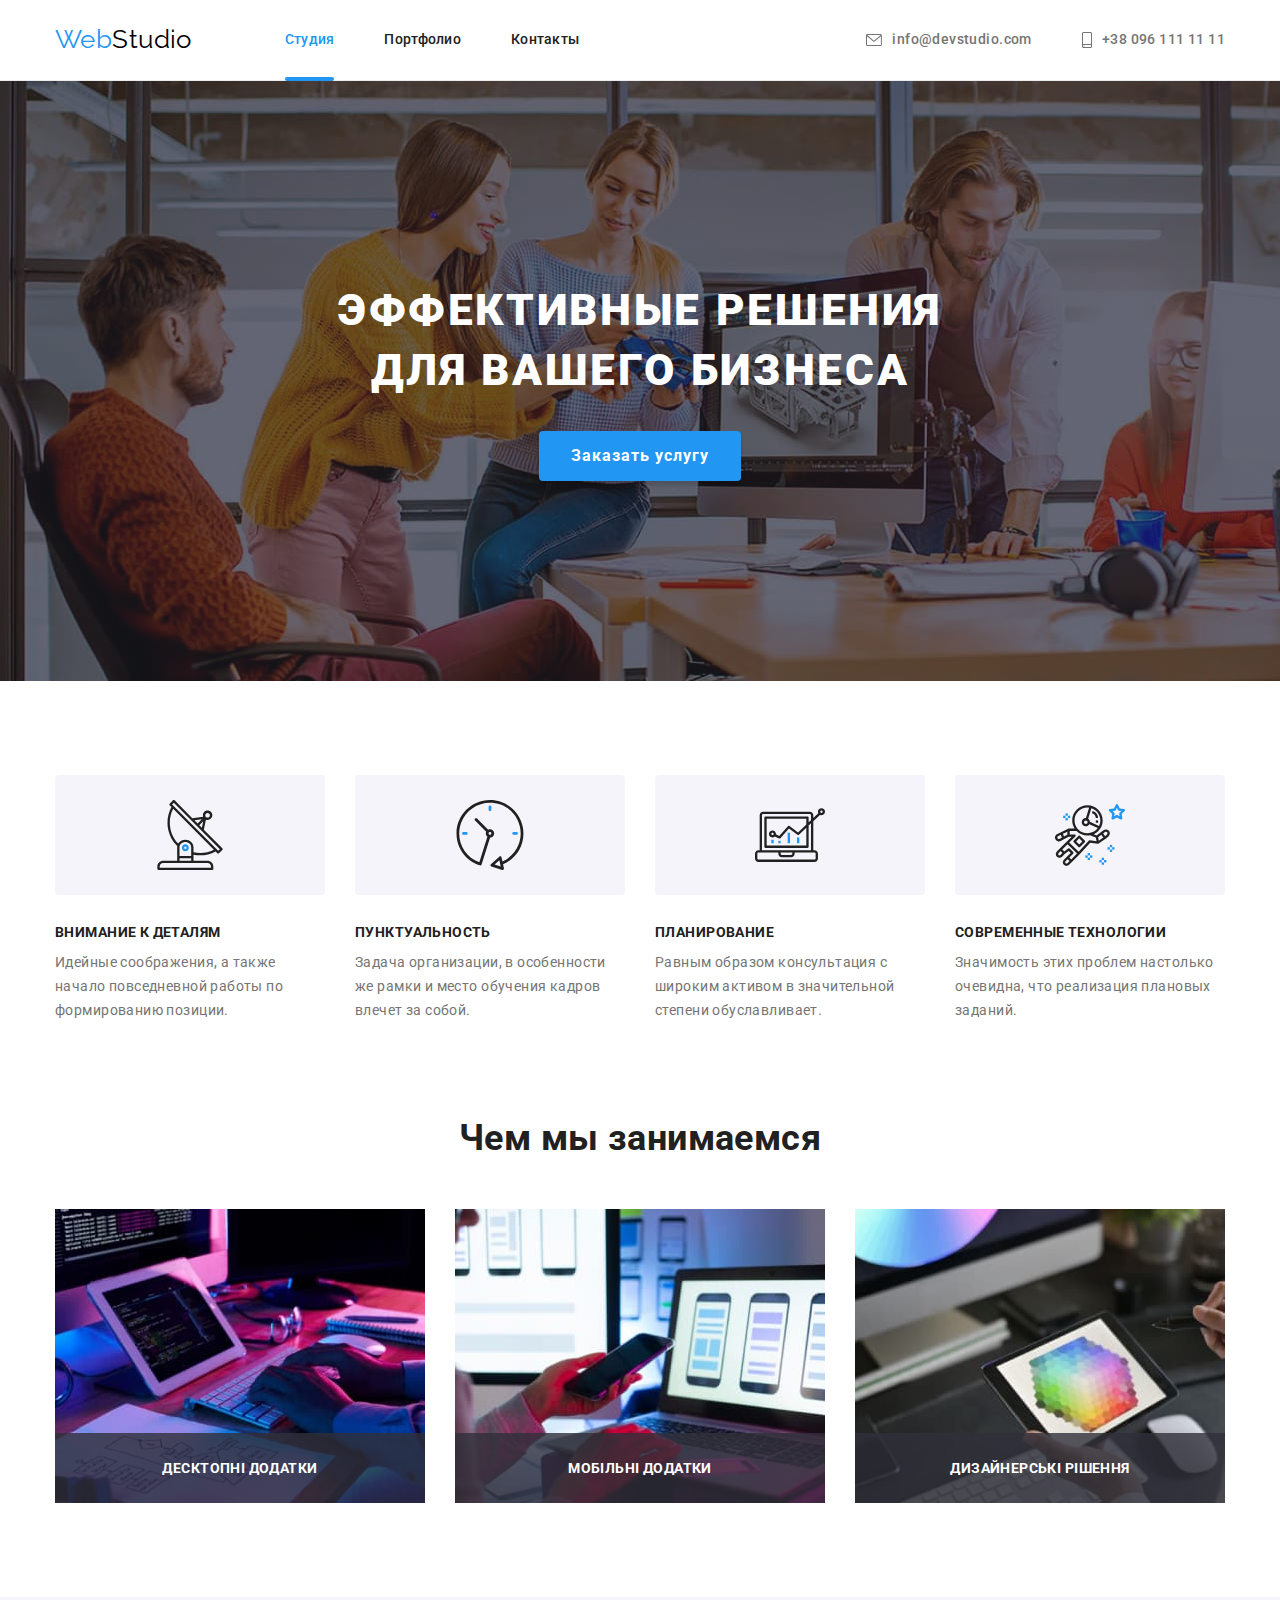
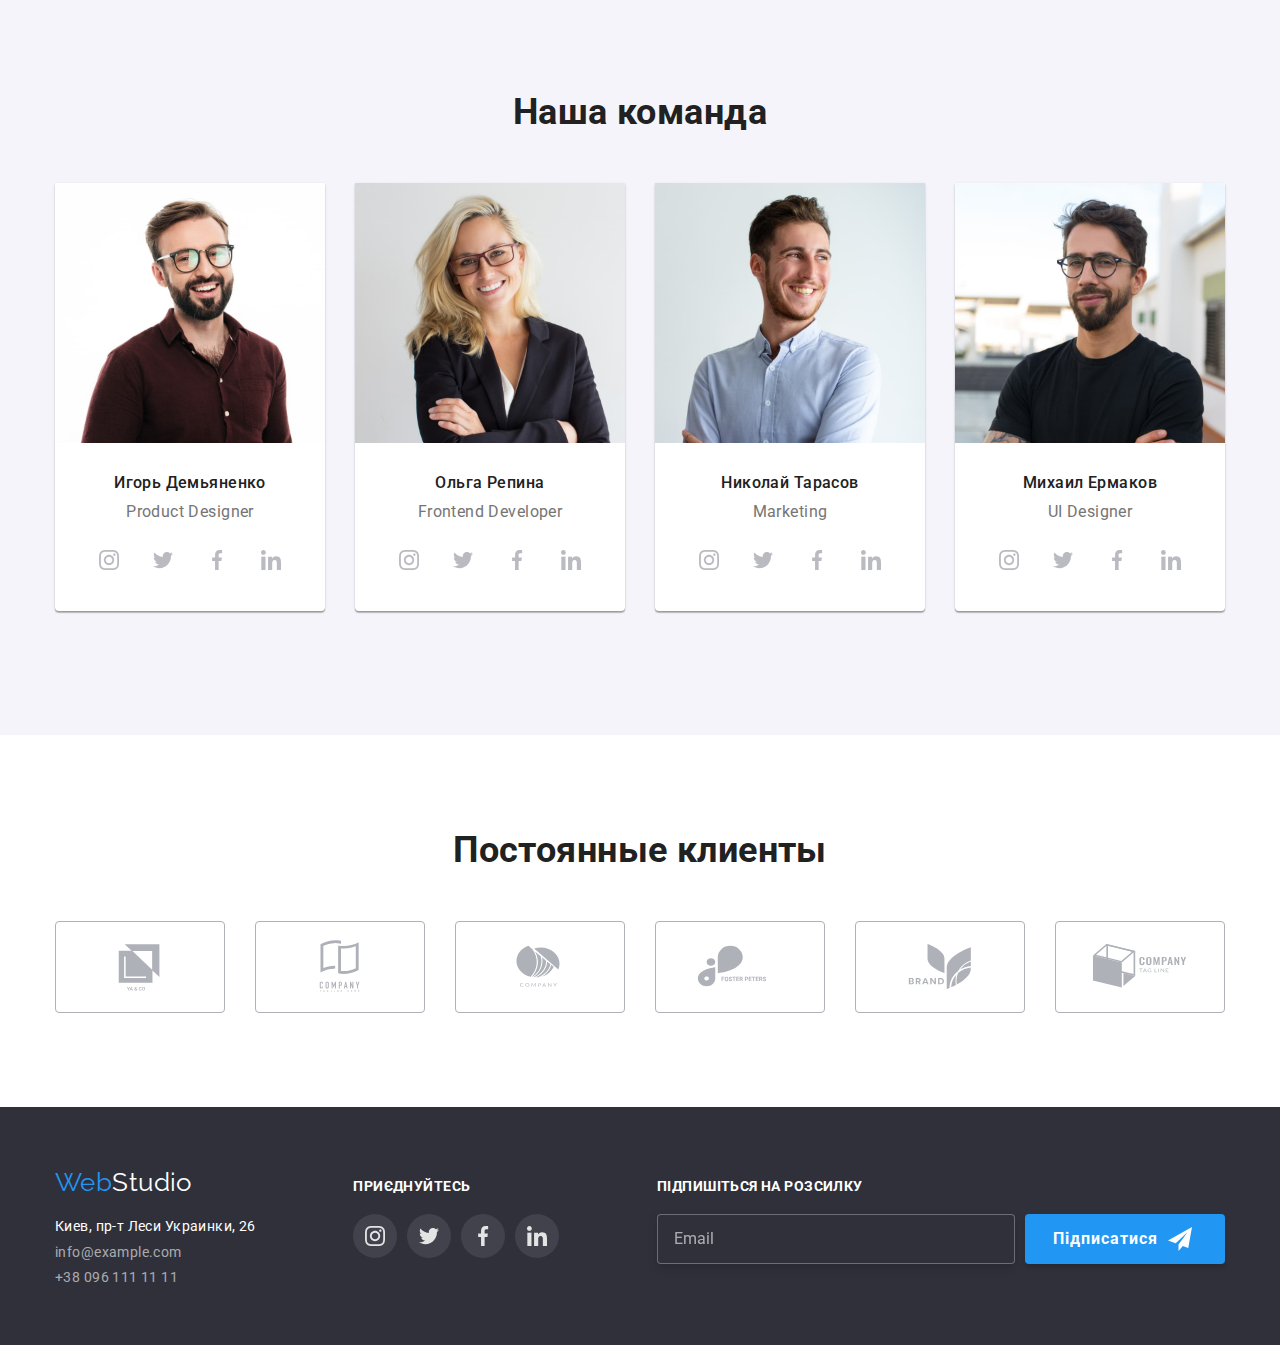
<file: index.html>
<!DOCTYPE html>
<html lang="en">
  <head>
    <meta charset="UTF-8" />
    <meta http-equiv="X-UA-Compatible" content="IE=edge" />
    <meta name="viewport" content="width=device-width, initial-scale=1.0" />
    <title>WebStudio</title>
    <link rel="preconnect" href="https://fonts.googleapis.com" />
    <link rel="preconnect" href="https://fonts.gstatic.com" crossorigin />
    <link
      href="https://fonts.googleapis.com/css2?family=Raleway:wght@700&family=Roboto:wght@400;500;700;900&display=swap"
      rel="stylesheet"
    />
    <link
      rel="stylesheet"
      href="https://cdn.jsdelivr.net/npm/modern-normalize@1.1.0/modern-normalize.min.css"
    />
    <link rel="stylesheet" href="./css/styles.css" />
  </head>

  <body>
    <!-- Header -->
    <header class="page-header">
      <div class="container header-container">
        <nav class="page-nav">
          <a class="logo" href="./index.html">Web<span class="logo-part-header">Studio</span></a>
          <!-- Навигация -->
          <ul class="menu">
            <li class="menu-item">
              <a class="menu-link current" href="./index.html">Студия</a>
            </li>
            <li class="menu-item">
              <a class="menu-link" href="./portfolio.html">Портфолио</a>
            </li>
            <li class="menu-item">
              <a class="menu-link" href="">Контакты</a>
            </li>
          </ul>
        </nav>

        <!-- Контакты -->
        <ul class="contacts">
          <li class="email">
            <a class="mail" href="mailto:info@devstudio.com"
              >info@devstudio.com
              <svg class="mail-icon" width="16" height="12">
                <use href="./images/icons.svg#mail"></use>
              </svg>
            </a>
          </li>
          <li class="phone">
            <a class="phone-number" href="tel:+380961111111"
              >+38 096 111 11 11
              <svg class="phone-icon" width="10" height="16">
                <use href="./images/icons.svg#smartphone"></use>
              </svg>
            </a>
          </li>
        </ul>
      </div>
    </header>

    <main>
      <!-- HERO -->
      <section class="hero section">
        <div class="container">
          <h1 class="hero-title">Эффективные решения для вашего бизнеса</h1>
          <button class="modal-btn" type="button" data-modal-open>Заказать услугу</button>
        </div>
      </section>

      <!-- Особенности -->

      <section class="futures section">
        <div class="container">
          <h2 class="futures-h visually-hidden">Наш подход к работе</h2>
          <ul class="futures-list">
            <li class="futures-section-item">
              <div class="futures-element">
                <svg class="futures-icon" width="70" height="70">
                  <use href="./images/icons.svg#antenna"></use>
                </svg>
              </div>
              <h3 class="future-title">Внимание к деталям</h3>
              <p class="future-text">
                Идейные соображения, а также начало повседневной работы по формированию позиции.
              </p>
            </li>
            <li class="futures-section-item">
              <div class="futures-element">
                <svg class="futures-icon" width="70" height="70">
                  <use href="./images/icons.svg#clock"></use>
                </svg>
              </div>
              <h3 class="future-title">Пунктуальность</h3>
              <p class="future-text">
                Задача организации, в особенности же рамки и место обучения кадров влечет за собой.
              </p>
            </li>
            <li class="futures-section-item">
              <div class="futures-element">
                <svg class="futures-icon" width="70" height="70">
                  <use href="./images/icons.svg#diagram"></use>
                </svg>
              </div>
              <h3 class="future-title">Планирование</h3>
              <p class="future-text">
                Равным образом консультация с широким активом в значительной степени обуславливает.
              </p>
            </li>
            <li class="futures-section-item">
              <div class="futures-element">
                <svg class="futures-icon" width="70" height="70">
                  <use href="./images/icons.svg#astronaut"></use>
                </svg>
              </div>
              <h3 class="future-title">Современные технологии</h3>
              <p class="future-text">
                Значимость этих проблем настолько очевидна, что реализация плановых заданий.
              </p>
            </li>
          </ul>
        </div>
      </section>
      <!-- Работы -->
      <section class="works section">
        <div class="container">
          <h2 class="section-title">Чем мы занимаемся</h2>
          <ul class="work-list">
            <li class="work-img">
              <div class="product-wrapper">
                <img src="./images/box1.jpg" alt="PC" width="370" />
                <div class="work-title-wrapper">
                  <p class="work-title">Десктопні додатки</p>
                </div>
              </div>
            </li>
            <li class="work-img">
              <div class="product-wrapper">
                <img src="./images/box2.jpg" alt="Smartphone" width="370" />
                <div class="work-title-wrapper">
                  <p class="work-title">Мобільні додатки</p>
                </div>
              </div>
            </li>
            <li class="work-img">
              <div class="product-wrapper">
                <img src="./images/box3.jpg" alt="Pocket" width="370" />
                <div class="work-title-wrapper">
                  <p class="work-title">Дизайнерські рішення</p>
                </div>
              </div>
            </li>
          </ul>
        </div>
      </section>
      <!-- Команда -->
      <section class="team section">
        <div class="container">
          <h2 class="section-title">Наша команда</h2>
          <ul class="team-peoples">
            <li class="team-member">
              <img src="./images/img.jpg" alt="Игорь Демьяненко" width="270" />
              <div class="team-people-info">
                <h3 class="team-name">Игорь Демьяненко</h3>
                <p class="team-position">Product Designer</p>
                <ul class="social-list">
                  <li class="social-list-item">
                    <a href="" class="social-list-link">
                      <svg class="social-list-icon" width="20" height="20">
                        <use href="./images/icons.svg#instagram"></use>
                      </svg>
                    </a>
                  </li>
                  <li class="social-list-item">
                    <a href="" class="social-list-link">
                      <svg class="social-list-icon" width="20" height="20">
                        <use href="./images/icons.svg#twitter"></use>
                      </svg>
                    </a>
                  </li>
                  <li class="social-list-item">
                    <a href="" class="social-list-link">
                      <svg class="social-list-icon" width="20" height="20">
                        <use href="./images/icons.svg#facebook"></use>
                      </svg>
                    </a>
                  </li>
                  <li class="social-list-item">
                    <a href="" class="social-list-link">
                      <svg class="social-list-icon" width="20" height="20">
                        <use href="./images/icons.svg#linkedin"></use>
                      </svg>
                    </a>
                  </li>
                </ul>
              </div>
            </li>
            <li class="team-member">
              <img src="./images/img1.jpg" alt="Ольга Репина" width="270" />
              <div class="team-people-info">
                <h3 class="team-name">Ольга Репина</h3>
                <p class="team-position">Frontend Developer</p>
                <ul class="social-list">
                  <li class="social-list-item">
                    <a href="" class="social-list-link">
                      <svg class="social-list-icon" width="20" height="20">
                        <use href="./images/icons.svg#instagram"></use>
                      </svg>
                    </a>
                  </li>
                  <li class="social-list-item">
                    <a href="" class="social-list-link">
                      <svg class="social-list-icon" width="20" height="20">
                        <use href="./images/icons.svg#twitter"></use>
                      </svg>
                    </a>
                  </li>
                  <li class="social-list-item">
                    <a href="" class="social-list-link">
                      <svg class="social-list-icon" width="20" height="20">
                        <use href="./images/icons.svg#facebook"></use>
                      </svg>
                    </a>
                  </li>
                  <li class="social-list-item">
                    <a href="" class="social-list-link">
                      <svg class="social-list-icon" width="20" height="20">
                        <use href="./images/icons.svg#linkedin"></use>
                      </svg>
                    </a>
                  </li>
                </ul>
              </div>
            </li>
            <li class="team-member">
              <img src="./images/img2.jpg" alt="Николай Тарасов" width="270" />
              <h3 class="team-name">Николай Тарасов</h3>
              <p class="team-position">Marketing</p>
              <ul class="social-list">
                <li class="social-list-item">
                  <a href="" class="social-list-link">
                    <svg class="social-list-icon" width="20" height="20">
                      <use href="./images/icons.svg#instagram"></use>
                    </svg>
                  </a>
                </li>
                <li class="social-list-item">
                  <a href="" class="social-list-link">
                    <svg class="social-list-icon" width="20" height="20">
                      <use href="./images/icons.svg#twitter"></use>
                    </svg>
                  </a>
                </li>
                <li class="social-list-item">
                  <a href="" class="social-list-link">
                    <svg class="social-list-icon" width="20" height="20">
                      <use href="./images/icons.svg#facebook"></use>
                    </svg>
                  </a>
                </li>
                <li class="social-list-item">
                  <a href="" class="social-list-link">
                    <svg class="social-list-icon" width="20" height="20">
                      <use href="./images/icons.svg#linkedin"></use>
                    </svg>
                  </a>
                </li>
              </ul>
            </li>
            <li class="team-member">
              <img src="./images/img3.jpg" alt="Михаил Ермаков" width="270" />
              <h3 class="team-name">Михаил Ермаков</h3>
              <p class="team-position">UI Designer</p>
              <ul class="social-list">
                <li class="social-list-item">
                  <a href="" class="social-list-link">
                    <svg class="social-list-icon" width="20" height="20">
                      <use href="./images/icons.svg#instagram"></use>
                    </svg>
                  </a>
                </li>
                <li class="social-list-item">
                  <a href="" class="social-list-link">
                    <svg class="social-list-icon" width="20" height="20">
                      <use href="./images/icons.svg#twitter"></use>
                    </svg>
                  </a>
                </li>
                <li class="social-list-item">
                  <a href="" class="social-list-link">
                    <svg class="social-list-icon" width="20" height="20">
                      <use href="./images/icons.svg#facebook"></use>
                    </svg>
                  </a>
                </li>
                <li class="social-list-item">
                  <a href="" class="social-list-link">
                    <svg class="social-list-icon" width="20" height="20">
                      <use href="./images/icons.svg#linkedin"></use>
                    </svg>
                  </a>
                </li>
              </ul>
            </li>
          </ul>
        </div>
      </section>
      <!-- Regular Customers -->
      <section class="regular-customers section">
        <div class="container">
          <h2 class="section-title">Постоянные клиенты</h2>
          <ul class="customers-list">
            <li class="customers-list-item">
              <a href="" class="customers-list-link">
                <svg class="customers-list-icon" width="106" height="60">
                  <use href="./images/icons.svg#Logo"></use>
                </svg>
              </a>
            </li>
            <li class="customers-list-item">
              <a href="" class="customers-list-link">
                <svg class="customers-list-icon" width="106" height="60">
                  <use href="./images/icons.svg#Logo-1"></use>
                </svg>
              </a>
            </li>
            <li class="customers-list-item">
              <a href="" class="customers-list-link">
                <svg class="customers-list-icon" width="106" height="60">
                  <use href="./images/icons.svg#Logo-2"></use>
                </svg>
              </a>
            </li>
            <li class="customers-list-item">
              <a href="" class="customers-list-link">
                <svg class="customers-list-icon" width="106" height="60">
                  <use href="./images/icons.svg#Logo-3"></use>
                </svg>
              </a>
            </li>
            <li class="customers-list-item">
              <a href="" class="customers-list-link">
                <svg class="customers-list-icon" width="106" height="60">
                  <use href="./images/icons.svg#Logo-4"></use>
                </svg>
              </a>
            </li>
            <li class="customers-list-item">
              <a href="" class="customers-list-link">
                <svg class="customers-list-icon" width="106" height="60">
                  <use href="./images/icons.svg#Logo-5"></use>
                </svg>
              </a>
            </li>
          </ul>
        </div>
      </section>
    </main>

    <!-- Footer -->
    <footer class="footer">
      <div class="footer-info container">
        <div class="footer-left-side">
          <a class="logo-footer" href="./index.html"
            >Web<span class="logo-part-footer">Studio</span></a
          >

          <ul class="contacts-footer">
            <li class="footer-adress">
              <a class="post-address" href="">Киев, пр-т Леси Украинки, 26</a>
            </li>
            <li class="footer-adress">
              <a class="mail-footer" href="mailto:info@example.com">info@example.com</a>
            </li>
            <li><a class="phone-number-footer" href="tel:+380961111111">+38 096 111 11 11</a></li>
          </ul>
        </div>
        <div class="footer-right-side">
          <p class="invitation">приєднуйтесь</p>
          <ul class="social-list-footer">
            <li class="footer-social-item">
              <a href="" class="footer-social-link">
                <svg class="footer-social-icon" width="20" height="20">
                  <use href="./images/icons.svg#instagram"></use>
                </svg>
              </a>
            </li>
            <li class="footer-social-item">
              <a href="" class="footer-social-link">
                <svg class="footer-social-icon" width="20" height="20">
                  <use href="./images/icons.svg#twitter"></use>
                </svg>
              </a>
            </li>
            <li class="footer-social-item">
              <a href="" class="footer-social-link">
                <svg class="footer-social-icon" width="20" height="20">
                  <use href="./images/icons.svg#facebook"></use>
                </svg>
              </a>
            </li>
            <li class="footer-social-item">
              <a href="" class="footer-social-link">
                <svg class="footer-social-icon" width="20" height="20">
                  <use href="./images/icons.svg#linkedin"></use>
                </svg>
              </a>
            </li>
          </ul>
        </div>
        <div class="footer-form">
          <p class="invitation">Підпишіться на розсилку</p>
          <form class="modal-form-footer">
            <label class="modal-form-field-footer">
              <input type="email" name="user_mail" class="modal-form-mail" placeholder="Email" />
            </label>
            <button type="submit" class="footer-button">
              Підписатися
              <svg class="send-mail-icon" width="24" height="24">
                <use href="./images/icons.svg#icon-send"></use>
              </svg>
            </button>
          </form>
        </div>
      </div>
    </footer>

    <div class="backdrop is-hidden" data-modal>
      <div class="modal">
        <button type="button" class="modal-close-btn" data-modal-close>
          <svg class="modal-close-btn-icon" width="18" height="18">
            <use href="./images/icons.svg#close-modal"></use>
          </svg>
        </button>
        <p class="form-title">Залиште свої дані, ми вам передзвонимо</p>
        <form class="modal-form">
          <label class="modal-form-field">
            <span class="modal-form-input-desc">Ім'я</span>
            <span class="modal-form-input-wrapper">
              <input
                type="text"
                name="user_name"
                class="modal-form-input"
                required
                pattern="^[a-zA-Zа-яА-Я]+$"
                minlength="2"
              />
              <svg class="modal-form-input-icon">
                <use href="./images/icons.svg#icon-name"></use>
              </svg>
            </span>
          </label>
          <label class="modal-form-field">
            <span class="modal-form-input-desc">Телефон</span>
            <span class="modal-form-input-wrapper">
              <input
                type="tel"
                name="user_phone"
                class="modal-form-input"
                required
                pattern="[0-9]{3}-[0-9]{3}-[0-9]{2}-[0-9]{2}"
                title="xxx-xxx-xx-xx"
              />
              <svg class="modal-form-input-icon">
                <use href="./images/icons.svg#icon-phone"></use>
              </svg>
            </span>
          </label>
          <label class="modal-form-field">
            <span class="modal-form-input-desc">Пошта</span>
            <span class="modal-form-input-wrapper">
              <input type="email" name="user_mail" class="modal-form-input" required />
              <svg class="modal-form-input-icon">
                <use href="./images/icons.svg#icon-email"></use>
              </svg>
            </span>
          </label>
          <label class="modal-form-field-text">
            <span class="modal-form-input-desc">Коментар</span>
            <textarea
              name="user_message"
              class="modal-form-message"
              placeholder="Введіть текст"
            ></textarea>
          </label>
          <input
            id="user-policy"
            type="checkbox"
            name="user_policy"
            class="modal-form-chek visually-hidden"
          />
          <label for="user-policy" class="modal-form-chek-desc">
            Погоджуюся з розсилкою та приймаю&nbsp;<a href="">Умови договору</a>
          </label>
          <button type="submit" class="modal-form-submit">Відправити</button>
        </form>
      </div>
    </div>

    <script src="./js/modal.js"></script>
  </body>
</html>
</file>
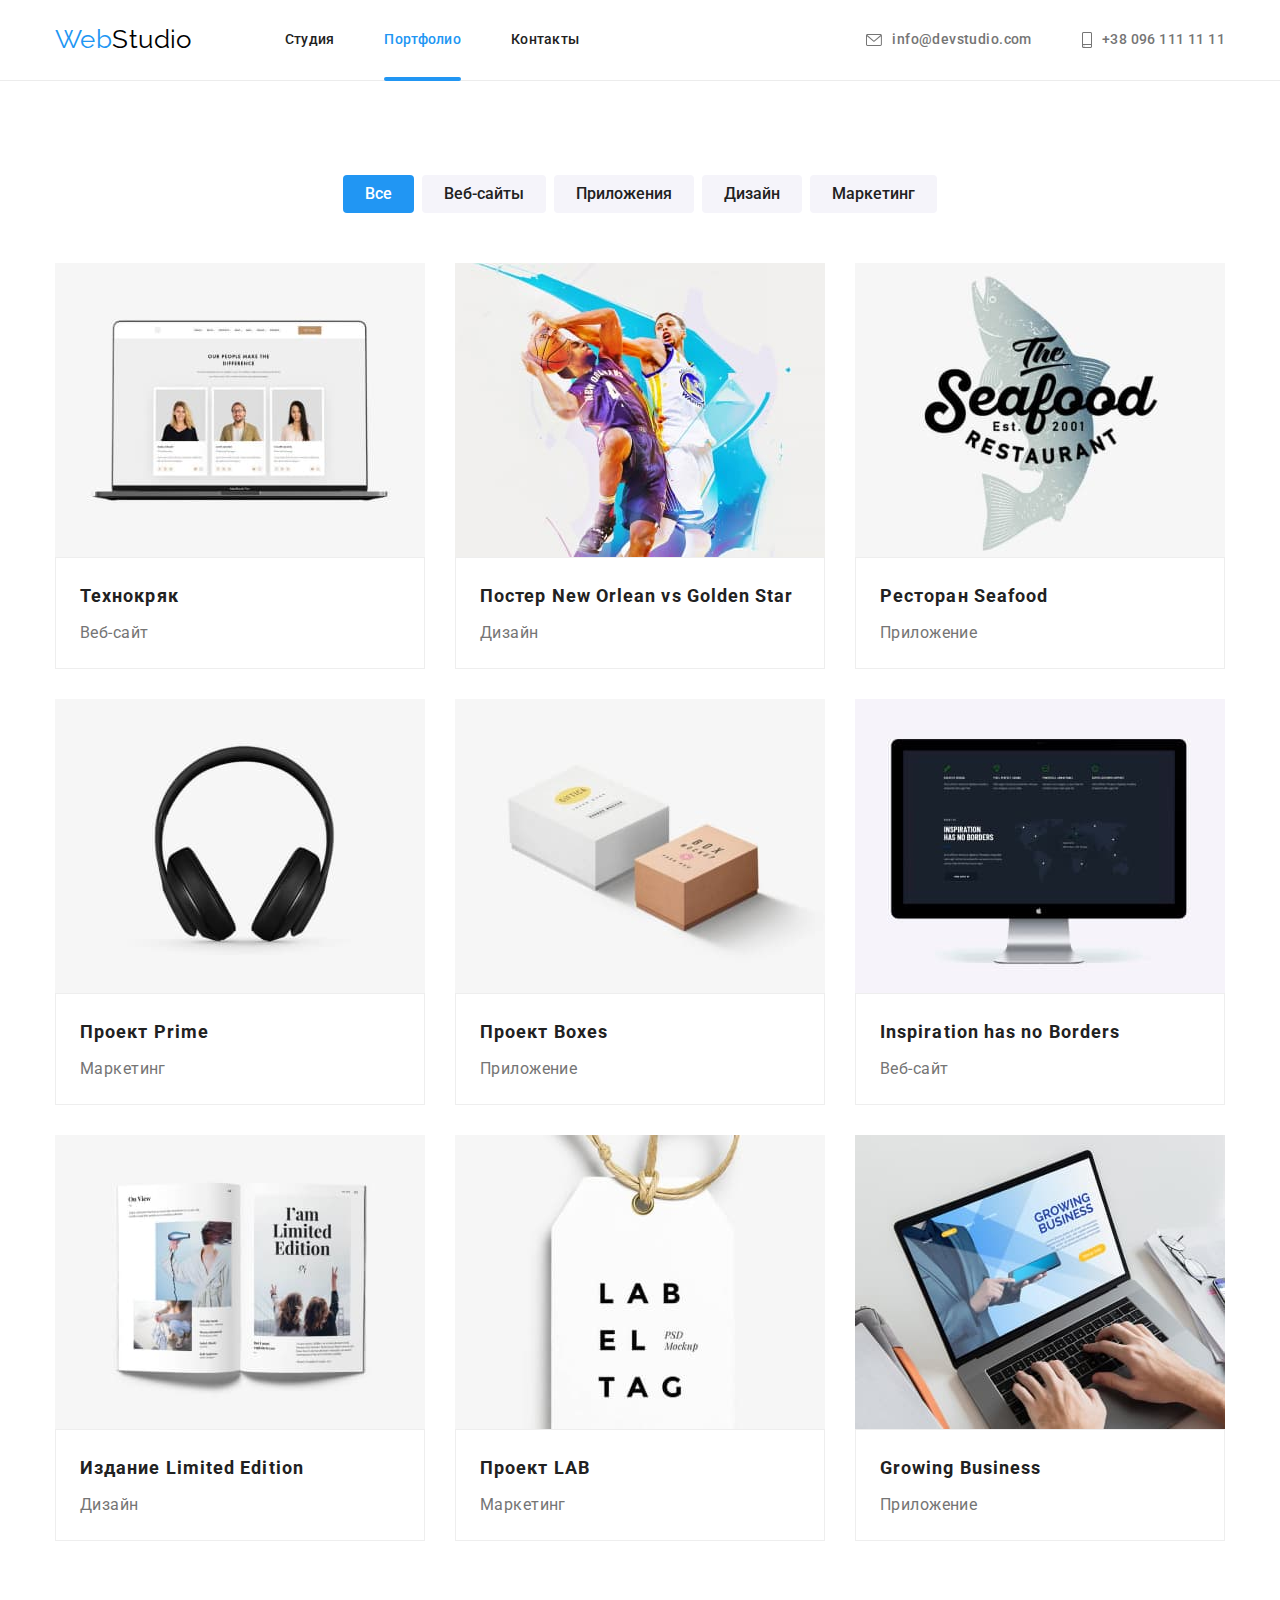
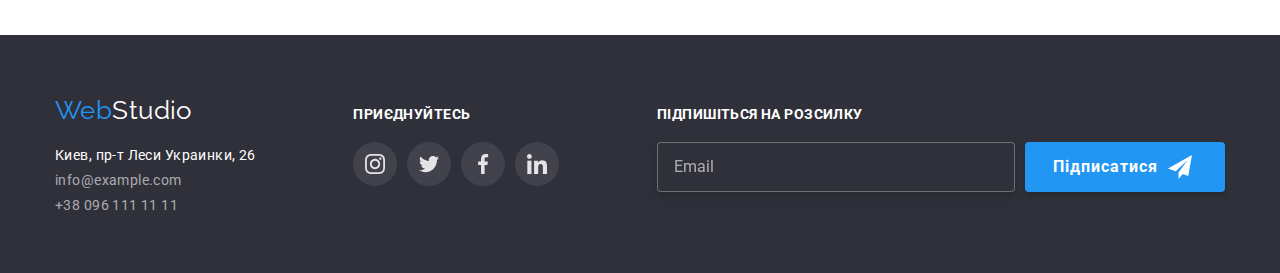
<file: portfolio.html>
<!DOCTYPE html>
<html lang="en">
  <head>
    <meta charset="UTF-8" />
    <meta http-equiv="X-UA-Compatible" content="IE=edge" />
    <meta name="viewport" content="width=device-width, initial-scale=1.0" />
    <title>Portfolio</title>
    <link rel="preconnect" href="https://fonts.googleapis.com" />
    <link rel="preconnect" href="https://fonts.gstatic.com" crossorigin />
    <link
      href="https://fonts.googleapis.com/css2?family=Raleway:wght@700&family=Roboto:wght@400;500;700;900&display=swap"
      rel="stylesheet"
    />
    <link
      rel="stylesheet"
      href="https://cdn.jsdelivr.net/npm/modern-normalize@1.1.0/modern-normalize.min.css"
    />
    <link rel="stylesheet" href="./css/styles.css" />
  </head>
  <body>
    <!-- Header -->
    <header class="page-header">
      <div class="container header-container">
        <nav class="page-nav">
          <a class="logo" href="./index.html">Web<span class="logo-part-header">Studio</span></a>
          <!-- Навигация -->
          <ul class="menu">
            <li class="menu-item">
              <a class="menu-link" href="./index.html">Студия</a>
            </li>
            <li class="menu-item">
              <a class="menu-link current" href="./portfolio.html">Портфолио</a>
            </li>
            <li class="menu-item">
              <a class="menu-link" href="">Контакты</a>
            </li>
          </ul>
        </nav>

        <!-- Контакты -->
        <ul class="contacts">
          <li class="email">
            <a class="mail" href="mailto:info@devstudio.com"
              >info@devstudio.com
              <svg class="mail-icon" width="16" height="12">
                <use href="./images/icons.svg#mail"></use>
              </svg>
            </a>
          </li>
          <li class="phone">
            <a class="phone-number" href="tel:+380961111111"
              >+38 096 111 11 11
              <svg class="phone-icon" width="10" height="16">
                <use href="./images/icons.svg#smartphone"></use>
              </svg>
            </a>
          </li>
        </ul>
      </div>
    </header>
    <!-- MAIN -->
    <main>
      <!-- Кнопки фільтрації -->
      <section class="projects section">
        <div class="container">
          <h1 class="visually-hidden">Наши работы</h1>
          <ul class="filter-button">
            <li><button class="filter-btn active" type="button">Все</button></li>
            <li><button class="filter-btn" type="button">Веб-сайты</button></li>
            <li><button class="filter-btn" type="button">Приложения</button></li>
            <li><button class="filter-btn" type="button">Дизайн</button></li>
            <li><button class="filter-btn" type="button">Маркетинг</button></li>
          </ul>

          <!-- Проекти студії -->
          <ul class="all-projects">
            <li class="project-card">
              <a href="" class="project-card-link">
                <div class="project-card-img-wrapper">
                  <img src="./images/pr1.jpg" alt="Технокряк" width="370" />
                  <p class="overlay">
                    Ресурс пропонує комплексні пропозиції з різним рівнем функціоналу та сервісів.
                    Все це дозволить відвідувачу отримати вичерпні відомості про компанію чи
                    приватну особу.
                  </p>
                </div>

                <div class="project-card-title">
                  <h2 class="project-title">Технокряк</h2>
                  <p class="project-description">Веб-сайт</p>
                </div>
              </a>
            </li>

            <li class="project-card">
              <a href="" class="project-card-link">
                <div class="project-card-img-wrapper">
                  <img src="./images/pr2.jpg" alt="New Orlean vs Golden Star" width="370" />
                  <p class="overlay">
                    Ресурс пропонує комплексні пропозиції з різним рівнем функціоналу та сервісів.
                    Все це дозволить відвідувачу отримати вичерпні відомості про компанію чи
                    приватну особу.
                  </p>
                </div>
                <div class="project-card-title">
                  <h2 class="project-title">Постер New Orlean vs Golden Star</h2>
                  <p class="project-description">Дизайн</p>
                </div>
              </a>
            </li>
            <li class="project-card">
              <a href="" class="project-card-link">
                <div class="project-card-img-wrapper">
                  <img src="./images/pr3.jpg" alt="Seafood" width="370" />
                  <p class="overlay">
                    Ресурс пропонує комплексні пропозиції з різним рівнем функціоналу та сервісів.
                    Все це дозволить відвідувачу отримати вичерпні відомості про компанію чи
                    приватну особу.
                  </p>
                </div>
                <div class="project-card-title">
                  <h2 class="project-title">Ресторан Seafood</h2>
                  <p class="project-description">Приложение</p>
                </div>
              </a>
            </li>
            <li class="project-card">
              <a href="" class="project-card-link">
                <div class="project-card-img-wrapper">
                  <img src="./images/pr4.jpg" alt="Prime" width="370" />
                  <p class="overlay">
                    Ресурс пропонує комплексні пропозиції з різним рівнем функціоналу та сервісів.
                    Все це дозволить відвідувачу отримати вичерпні відомості про компанію чи
                    приватну особу.
                  </p>
                </div>
                <div class="project-card-title">
                  <h2 class="project-title">Проект Prime</h2>
                  <p class="project-description">Маркетинг</p>
                </div>
              </a>
            </li>
            <li class="project-card">
              <a href="" class="project-card-link">
                <div class="project-card-img-wrapper">
                  <img src="./images/pr5.jpg" alt="Boxes" width="370" />
                  <p class="overlay">
                    Ресурс пропонує комплексні пропозиції з різним рівнем функціоналу та сервісів.
                    Все це дозволить відвідувачу отримати вичерпні відомості про компанію чи
                    приватну особу.
                  </p>
                </div>
                <div class="project-card-title">
                  <h2 class="project-title">Проект Boxes</h2>
                  <p class="project-description">Приложение</p>
                </div>
              </a>
            </li>
            <li class="project-card">
              <a href="" class="project-card-link">
                <div class="project-card-img-wrapper">
                  <img src="./images/pr6.jpg" alt="Borders" width="370" />
                  <p class="overlay">
                    Ресурс пропонує комплексні пропозиції з різним рівнем функціоналу та сервісів.
                    Все це дозволить відвідувачу отримати вичерпні відомості про компанію чи
                    приватну особу.
                  </p>
                </div>
                <div class="project-card-title">
                  <h2 class="project-title">Inspiration has no Borders</h2>
                  <p class="project-description">Веб-сайт</p>
                </div>
              </a>
            </li>
            <li class="project-card">
              <a href="" class="project-card-link">
                <div class="project-card-img-wrapper">
                  <img src="./images/pr7.jpg" alt="Издание" width="370" />
                  <p class="overlay">
                    Ресурс пропонує комплексні пропозиції з різним рівнем функціоналу та сервісів.
                    Все це дозволить відвідувачу отримати вичерпні відомості про компанію чи
                    приватну особу.
                  </p>
                </div>
                <div class="project-card-title">
                  <h2 class="project-title">Издание Limited Edition</h2>
                  <p class="project-description">Дизайн</p>
                </div>
              </a>
            </li>
            <li class="project-card">
              <a href="" class="project-card-link">
                <div class="project-card-img-wrapper">
                  <img src="./images/pr8.jpg" alt="LAB" width="370" />
                  <p class="overlay">
                    Ресурс пропонує комплексні пропозиції з різним рівнем функціоналу та сервісів.
                    Все це дозволить відвідувачу отримати вичерпні відомості про компанію чи
                    приватну особу.
                  </p>
                </div>
                <div class="project-card-title">
                  <h2 class="project-title">Проект LAB</h2>
                  <p class="project-description">Маркетинг</p>
                </div>
              </a>
            </li>
            <li class="project-card">
              <a href="" class="project-card-link">
                <div class="project-card-img-wrapper">
                  <img src="./images/pr9.jpg" alt="Growing Business" width="370" />
                  <p class="overlay">
                    Ресурс пропонує комплексні пропозиції з різним рівнем функціоналу та сервісів.
                    Все це дозволить відвідувачу отримати вичерпні відомості про компанію чи
                    приватну особу.
                  </p>
                </div>
                <div class="project-card-title">
                  <h2 class="project-title">Growing Business</h2>
                  <p class="project-description">Приложение</p>
                </div>
              </a>
            </li>
          </ul>
        </div>
      </section>
    </main>

    <!-- Footer -->
    <footer class="footer">
      <div class="footer-info container">
        <div class="footer-left-side">
          <a class="logo-footer" href="./index.html"
            >Web<span class="logo-part-footer">Studio</span></a
          >

          <ul class="contacts-footer">
            <li class="footer-adress">
              <a class="post-address" href="">Киев, пр-т Леси Украинки, 26</a>
            </li>
            <li class="footer-adress">
              <a class="mail-footer" href="mailto:info@example.com">info@example.com</a>
            </li>
            <li><a class="phone-number-footer" href="tel:+380961111111">+38 096 111 11 11</a></li>
          </ul>
        </div>
        <div class="footer-right-side">
          <p class="invitation">приєднуйтесь</p>
          <ul class="social-list-footer">
            <li class="footer-social-item">
              <a href="" class="footer-social-link">
                <svg class="footer-social-icon" width="20" height="20">
                  <use href="./images/icons.svg#instagram"></use>
                </svg>
              </a>
            </li>
            <li class="footer-social-item">
              <a href="" class="footer-social-link">
                <svg class="footer-social-icon" width="20" height="20">
                  <use href="./images/icons.svg#twitter"></use>
                </svg>
              </a>
            </li>
            <li class="footer-social-item">
              <a href="" class="footer-social-link">
                <svg class="footer-social-icon" width="20" height="20">
                  <use href="./images/icons.svg#facebook"></use>
                </svg>
              </a>
            </li>
            <li class="footer-social-item">
              <a href="" class="footer-social-link">
                <svg class="footer-social-icon" width="20" height="20">
                  <use href="./images/icons.svg#linkedin"></use>
                </svg>
              </a>
            </li>
          </ul>
        </div>
        <div class="footer-form">
          <p class="invitation">Підпишіться на розсилку</p>
          <form class="modal-form-footer">
            <label class="modal-form-field-footer">
              <input type="email" name="user_mail" class="modal-form-mail" placeholder="Email" />
            </label>
            <button type="submit" class="footer-button">
              Підписатися
              <svg class="send-mail-icon" width="24" height="24">
                <use href="./images/icons.svg#icon-send"></use>
              </svg>
            </button>
          </form>
        </div>
      </div>
    </footer>
  </body>
</html>
</file>
<file: css/styles.css>
body {
  font-family: 'Roboto', sans-serif;
  color: #212121;
  font-size: 14px;
  letter-spacing: 0.03em;
}

:root {
  --primary-font: 'Roboto', sans-serif;
  --secondary-font: 'Raleway', sans-serif;
  --primary-text-color: #212121;
  --secondary-text-color: #757575;
  --accent-color: #2196f3;
  --white-color: #ffffff;
  --black-color: #000000;
  --background-color: #f5f4fa;
  --icons-color: #afb1b8;
  --transition: 250ms cubic-bezier(0.4, 0, 0.2, 1);
}

h1,
h2,
h3,
h4,
p {
  margin-top: 0;
  margin-bottom: 0;
}

ul {
  list-style: none;
  margin-top: 0;
  margin-bottom: 0;
  padding-left: 0;
}

img {
  display: block;
}

button {
  cursor: pointer;
}

.container {
  width: 1200px;
  margin-left: auto;
  margin-right: auto;
  padding-left: 15px;
  padding-right: 15px;
}

.section {
  padding-top: 94px;
  padding-bottom: 94px;
}

.section-title {
  font-size: 36px;
  line-height: 1.17;
  text-align: center;
  color: var(--primary-text-color);
  margin-bottom: 50px;
}

a {
  text-decoration: none;
}

/* LOGO */
.logo {
  font-family: var(--secondary-font);
  font-size: 26px;
  line-height: 1.2;
  color: var(--accent-color);
  margin-right: 93px;
}

.logo-part-header {
  color: var(--black-color);
}

/* Навигация */

.page-header {
  padding-top: 24px;
  padding-bottom: 25px;
  border-bottom: 1px solid #ececec;
}

.page-nav {
  display: flex;
}

.header-container {
  display: flex;
  align-items: center;
}

.menu {
  display: flex;
  align-items: center;
}

.menu-link {
  position: relative;
  display: block;
  font-weight: 500;
  line-height: 1.14;
  letter-spacing: 0.02em;
  color: var(--primary-text-color);
  transition: color var(--transition);
}

.menu-link:hover,
.menu-link:focus {
  color: var(--accent-color);
}

.menu-item:not(:last-child) {
  margin-right: 50px;
}

.current {
  color: var(--accent-color);
}

.current::after {
  display: block;
  position: absolute;
  content: '';
  bottom: -33px;
  border-radius: 2px;
  width: 100%;
  height: 4px;
  background-color: var(--accent-color);
  transition: background-color var(--accent-color);
}

.menu-link.current:hover:after {
  background-color: var(--accent-color);
}
/* Контакты */

.contacts {
  display: flex;
  margin-left: auto;
  align-items: center;
}

.email {
  margin-right: 50px;
}

.mail {
  display: flex;
  justify-content: center;
  align-items: center;
  font-weight: 500;
  line-height: 1.71;
  color: var(--secondary-text-color);
  transition: color var(--transition);
}

.phone {
  cursor: pointer;
  color: var(--accent-color);
}

.phone-number {
  display: flex;
  justify-content: center;
  align-items: center;
  font-weight: 500;
  line-height: 1.14;
  color: var(--secondary-text-color);
  transition: color var(--transition);
}

.mail:hover,
.mail:focus,
.phone-number:hover,
.phone-number:focus {
  cursor: pointer;
  color: var(--accent-color);
}

.mail-icon {
  margin-right: 10px;
  order: -1;
  align-self: center;
  fill: currentColor;
}

.phone-icon {
  margin-right: 10px;
  order: -1;
  align-self: center;
  fill: currentColor;
}

.email:hover,
.email:focus,
.phone:hover,
.phone:focus,
.mail-footer:hover,
.mail-footer:focus,
.phone-number-footer:hover,
.phone-number-footer:focus {
  color: var(--accent-color);
}

/* HERO */

.hero {
  justify-content: center;
  align-items: center;
  max-width: 1600px;
  height: 600px;
  margin: 0 auto;
  padding: 0;
  text-align: center;
  background: rgba(47, 48, 58, 0.4);
  background-image: linear-gradient(rgba(47, 48, 58, 0.4), rgba(47, 48, 58, 0.4)),
    url(../images/hero.jpg);
  background-size: cover;
}

.hero-title {
  display: flex;
  justify-content: center;
  align-items: center;
  font-weight: 900;
  font-size: 44px;
  line-height: 1.36;
  letter-spacing: 0.06em;
  text-transform: uppercase;
  color: var(--white-color);
  width: 696px;
  padding-top: 200px;
  margin-bottom: 30px;
  margin-left: auto;
  margin-right: auto;
}

.modal-btn {
  font-weight: 700;
  font-size: 16px;
  line-height: 1.88;

  align-items: center;
  text-align: center;
  letter-spacing: 0.06em;
  color: var(--white-color);

  background-color: var(--accent-color);
  box-shadow: 0px 4px 4px rgba(0, 0, 0, 0.15);
  border-radius: 4px;
  min-width: 200px;
  border: none;
  cursor: pointer;
  margin-left: auto;
  margin-right: auto;
  padding-top: 10px;
  padding-bottom: 10px;
  padding-left: 32px;
  padding-right: 32px;
  transition: color var(--transition);
}

.modal-btn:hover,
.modal-btn:focus {
  color: #188ce8;
}

/* Особенности */

.visually-hidden {
  position: absolute;
  white-space: nowrap;
  width: 1px;
  height: 1px;
  overflow: hidden;
  border: 0;
  padding: 0;
  clip: rect(0 0 0 0);
  clip-path: inset(50%);
  margin: -1px;
}

.futures-list {
  display: flex;
  justify-content: space-between;
}

.futures-section-item {
  width: 270px;
}

.futures-element {
  display: flex;
  align-items: center;
  justify-content: center;
  height: 120px;
  background: #f5f4fa;
  border-radius: 4px;
  margin-bottom: 30px;
}

.future-title {
  font-size: 14px;
  line-height: 1.14;
  text-transform: uppercase;
  color: var(--primary-text-color);
  width: 270px;
  margin-top: 30px;
  margin-bottom: 10px;
}

.future-text {
  line-height: 1.71;
  color: var(--secondary-text-color);
}

/* Работы */

.works {
  padding-top: 0;
}

.work-list {
  display: flex;
  justify-content: space-between;
  flex-wrap: wrap;
  gap: 30px;
}

.product-wrapper {
  position: relative;
}

.work-title {
  font-weight: 700;
  font-size: 14px;
  letter-spacing: 0.03em;
  text-transform: uppercase;
  color: #ffffff;
  padding: 27px;
}

.work-title-wrapper {
  display: inline-block;
  position: absolute;
  width: 100%;
  height: 70px;
  text-align: center;
  background-color: rgba(47, 48, 58, 0.8);
  transform: translateY(-70px);
}

/* Команда */
.team {
  background: var(--background-color);
}

.team-peoples {
  display: flex;
  text-align: center;
}

.team-member {
  display: block;
  flex-wrap: wrap;
  list-style: none;
  width: 270px;
  height: 428px;
  margin-bottom: 30px;
  margin-right: 30px;
  background: #ffffff;
  box-shadow: 0px 1px 3px rgba(0, 0, 0, 0.12), 0px 1px 1px rgba(0, 0, 0, 0.14),
    0px 2px 1px rgba(0, 0, 0, 0.2);
  border-radius: 0px 0px 4px 4px;
}

.team-name {
  font-weight: 500;
  font-size: 16px;
  line-height: 1.2;
  color: var(--primary-text-color);
  text-align: center;
  padding-top: 30px;
  margin-bottom: 10px;
}

.team-position {
  font-weight: 400;
  font-size: 16px;
  line-height: 1.2;
  color: var(--secondary-text-color);
  text-align: center;
  margin-bottom: 16px;
}

.social-list {
  display: flex;
  justify-content: center;
  gap: 10px;
}

.social-list-link {
  display: flex;
  justify-content: center;
  align-items: center;
  width: 44px;
  height: 44px;
  border-radius: 50%;
  background-color: var(--white-color);
  color: var(--icons-color);
  opacity: 0.87;
  transition: background-color var(--transition);
}

.social-list-link:hover,
.social-list-link:focus {
  background-color: var(--accent-color);
}

.social-list-link:hover .social-list-icon,
.social-list-link:focus .social-list-icon {
  fill: var(--white-color);
}

.social-list-icon {
  fill: var(--icons-color);
  transition: fill var(--transition);
}

/* Постоянные клиенты */

.customers-list {
  display: flex;
  justify-content: center;
  gap: 30px;
}

.customers-list-link:hover,
.customers-list-link:hover {
  border: 1px solid var(--accent-color);
}

.customers-list-link:hover .customers-list-icon,
.customers-list-link:focus .customers-list-icon {
  fill: var(--accent-color);
}

.customers-list-link {
  display: flex;
  justify-content: center;
  align-items: center;
  width: 170px;
  height: 92px;
  border: 1px solid var(--icons-color);
  border-radius: 4px;
  transition: border var(--transition);
}

.customers-list-icon {
  fill: var(--icons-color);
  transition: fill var(--transition);
}

.customers-list-icon:focus,
.customers-list-icon:hover {
  fill: var(--accent-color);
}

/* Footer */
.footer {
  background: #2f303a;
  padding-top: 60px;
  padding-bottom: 60px;
}

.footer-info {
  display: flex;
  justify-content: space-between;
  align-items: baseline;
}

.logo-footer {
  font-family: var(--secondary-font);
  font-size: 26px;
  line-height: 1.2;
  color: var(--accent-color);
  display: block;
  margin-bottom: 20px;
}

.logo-part-footer {
  color: var(--white-color);
  margin-right: 0;
}

.contacts-footer {
  font-style: normal;
}

.footer-adress {
  margin-bottom: 9px;
}

.post-address {
  color: var(--white-color);
}

.mail-footer {
  color: rgba(255, 255, 255, 0.6);
  transition: color var(--transition);
}

.phone-number-footer {
  color: rgba(255, 255, 255, 0.6);
  transition: color var(--transition);
}

.invitation {
  font-weight: 700;
  font-size: 14px;
  line-height: 16px;
  letter-spacing: 0.03em;
  text-transform: uppercase;
  color: var(--white-color);
  margin-bottom: 20px;
}
.social-list-footer {
  display: flex;
  justify-content: center;
  gap: 10px;
}

.footer-social-link {
  display: flex;
  justify-content: center;
  align-items: center;
  width: 44px;
  height: 44px;
  border-radius: 50%;
  background-color: var(--white-color);
  color: var(--secondary-text-color);
  opacity: 0.87;
  background: rgba(255, 255, 255, 0.1);
  transition: background-color var(--transition);
}

.footer-social-link:hover,
.footer-social-link:focus {
  background-color: var(--accent-color);
}

.footer-social-icon {
  fill: var(--white-color);
}

.footer-social-icon:hover,
.footer-social-icon:focus {
  fill: var(--white-color);
}

/* PORTFOLIO */

/* Кнопки фільтрації */

.visually-hidden {
  position: absolute;
  white-space: nowrap;
  width: 1px;
  height: 1px;
  overflow: hidden;
  border: 0;
  padding: 0;
  clip: rect(0 0 0 0);
  clip-path: inset(50%);
  margin: -1px;
}

.filter-btn {
  border: none;
  font-family: inherit;
  font-weight: 500;
  font-size: 16px;
  line-height: 1.62;
  text-align: center;

  color: var(--primary-text-color);
  background-color: var(--background-color);
  border-radius: 4px;

  cursor: pointer;
  display: flex;
  justify-content: center;
  padding: 6px 22px;
  transition: color var(--transition), background-color var(--transition),
    box-shadow var(--transition);
}

.filter-btn:hover,
.filter-btn:focus {
  background-color: var(--accent-color);
  color: var(--white-color);
  box-shadow: 0px 3px 1px rgba(0, 0, 0, 0.1), 0px 1px 2px rgba(0, 0, 0, 0.08),
    0px 2px 2px rgba(0, 0, 0, 0.12);
  border-radius: 4px;
}

.active {
  background: var(--accent-color);
  color: var(--white-color);
}

.filter-button {
  display: flex;
  justify-content: center;
  gap: 8px;
  margin-bottom: 50px;
}

/* Проекти студії */

.all-projects {
  display: flex;
  flex-wrap: wrap;
  gap: 30px;
}

.project-card-link {
  transition: box-shadow var(--transition);
}

.project-card-link:hover,
.project-card-link:focus {
  display: block;
  box-shadow: 0px 1px 1px rgba(0, 0, 0, 0.12), 0px 4px 4px rgba(0, 0, 0, 0.06),
    1px 4px 6px rgba(0, 0, 0, 0.16);
}

.project-card-title {
  padding-top: 20px;
  border: 1px solid #eeeeee;
  padding-bottom: 20px;
  padding-left: 24px;
  padding-right: 24px;
}

.project-title {
  font-size: 18px;
  line-height: 2;
  letter-spacing: 0.06em;
  color: var(--primary-text-color);
  margin-bottom: 4px;
}

.project-description {
  font-size: 16px;
  line-height: 1.88;
  color: var(--secondary-text-color);
}

.project-card-link:hover .overlay,
.project-card-link:focus .overlay {
  transform: translate(0, 0);
}

.project-card-img-wrapper {
  position: relative;
  overflow: hidden;
}

.overlay {
  left: 0;
  top: 0;
  position: absolute;
  width: 100%;
  height: 100%;
  overflow: auto;
  transform: translateY(100%);
  transition: transform var(--transition);
  font-size: 18px;
  line-height: 28px;
  color: var(--white-color);
  padding: 63px 24px;
  background-color: rgba(33, 150, 243, 0.9);
}

/* MODAL WINDOW */

.backdrop {
  position: fixed;
  top: 0;
  left: 0;
  z-index: 100;
  width: 100%;
  height: 100%;
  background-color: rgba(0, 0, 0, 0.2);
  transition: opacity var(--transition), visibility var(--transition);
}

.backdrop.is-hidden {
  opacity: 0;
  visibility: hidden;
  pointer-events: none;
}

.modal {
  position: absolute;
  top: 50%;
  left: 50%;
  transform: translate(-50%, -50%);
  width: 528px;
  height: 581px;
  padding: 40px;
  background-color: var(--white-color);
  box-shadow: 0px 1px 3px rgba(0, 0, 0, 0.12), 0px 1px 1px rgba(0, 0, 0, 0.14),
    0px 2px 1px rgba(0, 0, 0, 0.2);
  border-radius: 4px;
}

.modal-close-btn {
  position: absolute;
  top: 8px;
  right: 8px;
  display: flex;
  justify-content: center;
  align-items: center;
  width: 30px;
  height: 30px;
  border-radius: 50%;
  background-color: transparent;
  border: 1px solid #0000001a;
  padding: 0;
  transition: border-color var(--transition);
}

.modal-close-btn:hover,
.modal-close-btn:focus {
  border-color: var(--accent-color);
}

.modal-close-btn-icon {
  transition: fill var(--transition);
}

.modal-close-btn:hover .modal-close-btn-icon,
.modal-close-btn:focus .modal-close-btn-icon {
  fill: var(--accent-color);
}

/* MODAL FORM */

.modal-form {
  display: flex;
  flex-direction: column;
}

.modal-form-input {
  width: 100%;
  height: 40px;
  border: 1px solid rgba(33, 33, 33, 0.2);
  border-radius: 4px;
  padding-left: 42px;
  transition: border-color var(--transition);
}

.modal-form-input:focus {
  border-color: var(--accent-color);
  outline: none;
}

.modal-form-input:focus + .modal-form-input-icon {
  fill: var(--accent-color);
}

.modal-form-input-desc {
  display: block;
  font-size: 12px;
  line-height: 1.2;
  font-weight: 400;
  margin-bottom: 4px;
  color: var(--secondary-text-color);
}

.modal-form-field {
  margin-bottom: 10px;
}

.modal-form-field-text {
  margin-bottom: 20px;
}

.placeholder {
  color: rgba(117, 117, 117, 0.5);
}

.modal-form-input-icon {
  display: block;
  position: absolute;
  top: 50%;
  left: 12px;
  transform: translateY(-50%);
  width: 18px;
  height: 18px;
  transition: fill var(--transition);
}

.modal-form-input-wrapper {
  display: block;
  position: relative;
}

.modal-form-message {
  display: block;
  resize: none;
  width: 100%;
  height: 120px;
  padding: 12px 16px;
  border: 1px solid rgba(33, 33, 33, 0.2);
  border-radius: 4px;
  transition: border-color var(--transition);
}

.modal-form-message:focus {
  border-color: var(--accent-color);
  outline: none;
}

.modal-form-message::placeholder {
  font-size: 12px;
  line-height: 1.2;
  font-weight: 400;
  letter-spacing: 0.01em;
  color: rgba(117, 117, 117, 0.5);
}

.modal-form-chek-desc::before {
  display: block;
  content: '';
  width: 16px;
  height: 15px;
  cursor: pointer;
  margin-right: 7px;
  border: 2px solid var(--primary-text-color);
}

.modal-form-chek:checked + .modal-form-chek-desc::before {
  background-image: url(../images/chek.svg);
  background-color: var(--accent-color);
  border: 2px solid var(--accent-color);
  background-repeat: no-repeat;
}

.modal-form-chek-desc {
  display: flex;
  justify-content: center;
  align-items: center;
  font-size: 14px;
  line-height: 1.7;
  color: var(--secondary-text-color);
  margin-bottom: 30px;
}

.modal-form-chek-desc a {
  color: var(--accent-color);
}

.modal-form-submit {
  font-weight: 700;
  font-size: 16px;
  line-height: 1.88;

  align-items: center;
  text-align: center;
  letter-spacing: 0.06em;
  color: var(--white-color);

  background-color: var(--accent-color);
  box-shadow: 0px 4px 4px rgba(0, 0, 0, 0.15);
  border-radius: 4px;
  min-width: 200px;
  border: none;
  cursor: pointer;
  margin-left: auto;
  margin-right: auto;
  padding-top: 10px;
  padding-bottom: 10px;
  padding-left: 52px;
  padding-right: 52px;
  transition: color var(--transition);
}

.modal-form-submit:hover,
.modal-form-submit:focus {
  color: #188ce8;
}

.form-title {
  font-size: 20px;
  line-height: 1.15;
  font-weight: 700;
  text-align: center;
  color: var(--primary-text-color);
  margin-bottom: 12px;
}

.modal-form-mail {
  display: block;
  resize: none;
  width: 358px;
  height: 50px;
  padding-left: 16px;
  border: 1px solid rgba(255, 255, 255, 0.3);
  filter: drop-shadow(0px 4px 4px rgba(0, 0, 0, 0.15));
  border-radius: 4px;
  background: #2f303a;
}

.modal-form-mail::placeholder {
  font-size: 16px;
  font-weight: 400;
  line-height: 1.25;
  color: rgba(255, 255, 255, 0.6);
}

.footer-button {
  font-weight: 700;
  font-size: 16px;
  line-height: 1.88;
  display: inline-flex;
  align-items: center;
  text-align: center;
  letter-spacing: 0.06em;
  color: var(--white-color);

  background-color: var(--accent-color);
  box-shadow: 0px 4px 4px rgba(0, 0, 0, 0.15);
  border-radius: 4px;
  width: 200px;
  height: 50px;
  border: none;
  cursor: pointer;
  margin-left: 12px;

  padding-top: 10px;
  padding-bottom: 10px;
  padding-left: 28px;
  padding-right: 28px;
  transition: color var(--transition);
}

.modal-form-footer {
  display: flex;
}

.modal-form-field-footer {
  width: 356px;
  height: 50px;
}

.modal-form-field-footer::placeholder {
  padding: 15px;
  margin-right: 12px;
}

.send-mail-icon {
  fill: var(--white-color);
  margin-left: 10px;
}
</file>
